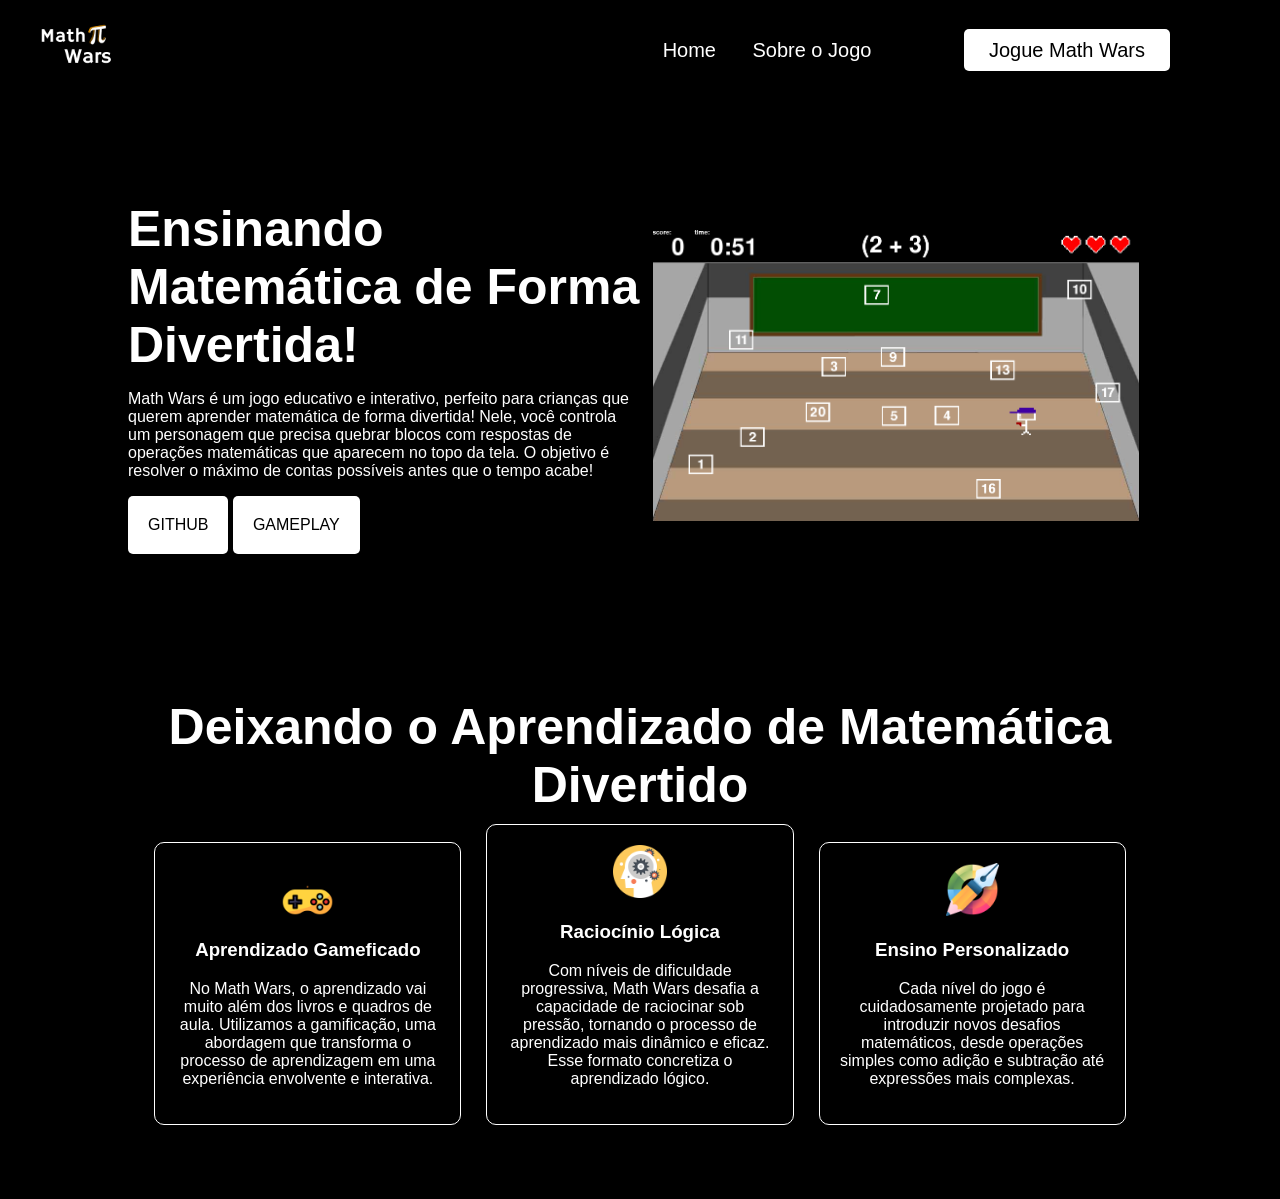
<file: index.html>
<!DOCTYPE html>
<html lang="en">
<head>
    <meta charset="UTF-8">
    <meta name="viewport" content="width=device-width, initial-scale=1.0">
    <link rel="stylesheet" href="css/game_site.css">
    <link rel="icon" href="img/letra-m.png" type="image/x-icon"> 
    <link rel="stylesheet" href="css/responsive.css">
    <title>Math Wars</title>
</head>
<body>
    <nav class="navbar">
        <div class="logo">
            <img src="img/Math Wars 1.png" alt="logo" style="max-width: 30%;">
        </div>
        <div class="menu">
            <a href="#">Home</a>
            <a href="about_the_game.html" target="_self"  >Sobre o Jogo</a>
            <a id="botao" href="#">Jogue Math Wars</a>
        </div>
    </nav>
    <header class="header">
        <div class="headline">
            
            <h2 style="font-size: 50px;">Ensinando Matemática de Forma Divertida!</h2>
            <p>
                Math Wars é um jogo educativo e interativo, 
                perfeito para crianças que querem aprender matemática de forma divertida! Nele, 
                você controla um personagem que precisa quebrar blocos com respostas de operações matemáticas que 
                aparecem no topo da tela. 
                O objetivo é resolver o máximo de contas possíveis antes que o tempo acabe!
            </p>
            <a href="https://github.com/Gabriel-Ribeiro0320/the_game" class="github-btn">GITHUB</a>
            <a href="https://drive.google.com/file/d/1GsQjK7gU_gR8O_JCVAMAq13CXHjAOnt3/view?usp=drivesdk" class="github-btn">GAMEPLAY</a>
        </div>
        <div class="img-headline">
            <img src="img/gameplay-imagem.png" alt="" style="max-width: 95%;">
        </div>
    </header>
    <section>
        <h2>Deixando o Aprendizado de Matemática Divertido</h2>
        <div class="cards">
            <img src="img/joystick.png" alt="" style="max-width: 20%;">
            <div class="card-text">
                <h3>Aprendizado Gameficado</h3>
                <p>
                    No Math Wars, o aprendizado vai muito além dos livros e quadros de aula. Utilizamos a gamificação, 
                    uma abordagem que transforma o processo de aprendizagem em uma experiência envolvente e interativa.
                </p>
            </div>

        </div>

        <div class="cards">
            <img src="img/brain.png" alt="" style="max-width: 20%;">
            <div class="card-text">
                <h3>Raciocínio Lógica</h3>
                <p>
                    Com níveis de dificuldade progressiva, Math Wars desafia a capacidade de raciocinar sob pressão, 
                    tornando o processo de aprendizado mais dinâmico e eficaz. Esse formato concretiza o aprendizado lógico.
                </p>
            </div>
        </div>

        <div class="cards">
            <img src="img/graphic-designer.png" alt="" style="max-width: 20%;">
            <div class="card-text">
                <h3>Ensino Personalizado</h3>
                <p>
                    Cada nível do jogo é cuidadosamente projetado para introduzir novos desafios matemáticos, 
                    desde operações simples como adição e subtração até expressões mais complexas.
                </p>
            </div>
        </div>
    </section>

</body>
</html>
</file>
<file: css/game_site.css>
*{
    box-sizing: border-box;
}

body{
    margin: 0;
    font-family: "Poppins", sans-serif;
    background-color: black;
}

.navbar{
    display: flex;
    flex-flow: nowrap;
    height: 100px;
    background: black;
    justify-content: center;
    align-items: center;
    position: fixed;
    width: 100%;
}

.logo{
    flex: 20%;
    margin-left: 3%;
    /*border: 1px solid red;*/
    color: red;
    text-align: left;
}

.menu{
    flex: 70%;
    text-align: right;
    /*border: 1px solid green;*/
    padding: 20px;
}

.menu a{
    color: white;
    text-decoration: none;
    font-size: 20px;
    padding: 20px 16px;
    transition: 0.3s all;
}

.menu a:hover{
    color: red;
}

#botao{
    background: white;
    padding: 10px 25px;
    color: black;
    border-radius: 5px;
    margin-right: 10%;
    margin-left: 8%;
}

#botao:hover{
    border: none;
    background: red;
}

.header{
    display: flex;
    flex-flow: row wrap;
    justify-content: center;
    align-items: center;
    background: black;
    padding-top: 200px;
}

.headline{
    margin-left: 10%;
    flex: 40%;
}

.headline h2{
    font-weight: 900;
    font-size: 20px;
    color: white;
    padding: 0;
    margin: 0;
}

.headline p{
    color: white;
    text-align: left;
}

.github-btn{
    display: inline-block;
    background: white;
    padding: 20px;
    color: black;
    text-transform: uppercase;
    border-radius: 5px;
    text-decoration: none;
}

.github-btn:hover{
    background: red;
    color: white;
}

.img-headline{
    margin-right: 10%;
    flex: 40%;
    text-align: center;
}


section{
    display:inline-block;
    margin-top: 80px;
    margin-left: 5%;
    margin-right: 5%;
    padding: 5%;
    text-align: center;
}

section h2{
    width: 100%;
    font-size: 50px;
    margin: 0;
    font-weight: bold;
    font-family: 'Roboto',sans-serif;
    color: white;
}

.cards{
    display: inline-block;
    width: 30%;
    padding: 20px;
    margin: 1%;
    border: 1px solid white;
    border-radius: 10px;
    cursor: pointer;
    color: white;
}

.cards h3{
    color: white;
}

.cards p{
    color: white;
}

.cards:hover{
    color: black;
    padding: 40px;
}

.cards:hover .cards-text{
    display: none;
}

.cards:hover .text-pculto{
    display: block
}

footer{
    margin-top: 100px;
    height: 600px;
    text-align: center;
    border-top: 5px solid white;
}

.logo-rodape{
    padding: 100px;
}
</file>
<file: css/responsive.css>
@media screen and (max-width:1065px) {
    .navbar{
        position: relative;
    }

    .menu{
        display: none;
    }
    
    .logo{
        margin: 0;
        text-align: center;
    }

    .header{
        padding-top: 50px;
    }

    .headline{
        flex: 100%;
        margin: 5%;
        text-align: center;
    }

    .headline p{
        text-align: center;
    }

    .img-headline{
        margin-top: 40px;
        margin-left: 50px;
        display: flex;
        justify-content: center; 
        align-items: center;     
    }

    .cards{
        width: 100%;
    }

    .video-headline{
        display: none;
    }
}
</file>
